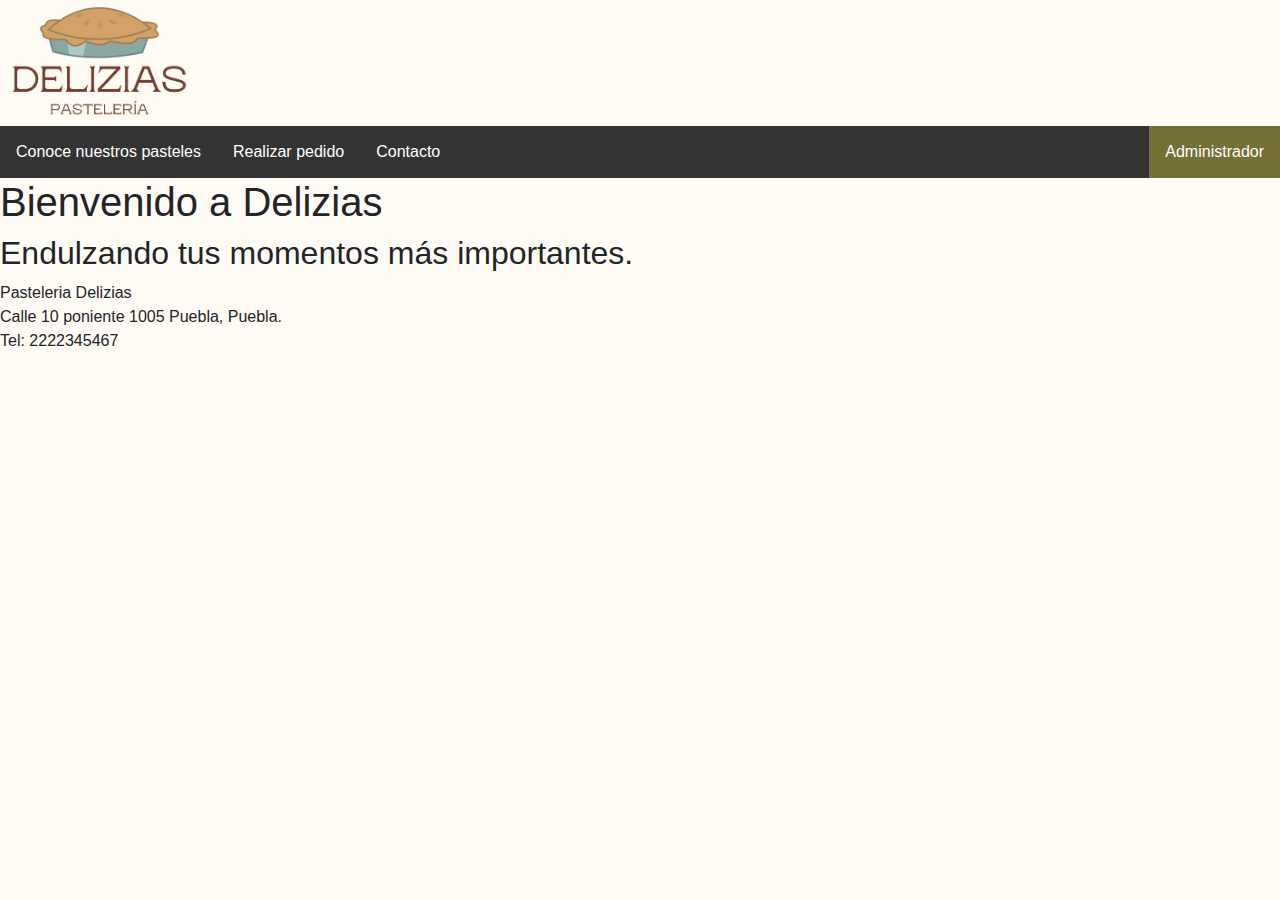
<file: FrontEndMission/02 - HTML/index.html>
<html>
<!-- #fffbf5 -->
<head>
    <meta lang="en" charset="UTF-8">
    <title>Delizias</title>
    <link rel="stylesheet" href="https://cdn.jsdelivr.net/npm/bootstrap@4.3.1/dist/css/bootstrap.min.css" integrity="sha384-ggOyR0iXCbMQv3Xipma34MD+dH/1fQ784/j6cY/iJTQUOhcWr7x9JvoRxT2MZw1T" crossorigin="anonymous">
    <link rel="stylesheet" href="./css/styles.css">
</head>
<body>
<img src="./img/logo.png" alt="logo pasteleria" width="200px">

<ul class="main_menu">
    <li class="h_item"> <a href="./productos.html"> Conoce nuestros pasteles </a> </li>
    <li class="h_item"> <a href="./ordenar_pastel.html"> Realizar pedido </a> </li>
    <li class="h_item"> <a href="#contacto"> Contacto </a> </li>
    
    <li class = "h_item" style="float:right"><a class="active" href="./pastelero.html"> Administrador </a></li>
</ul>

<h1>Bienvenido a Delizias</h1>

<h2>Endulzando tus momentos más importantes.</h2>

<p> Pasteleria Delizias <br> Calle 10 poniente 1005 Puebla, Puebla. <br> Tel: 2222345467 </p>
</body>
</html>
</file>
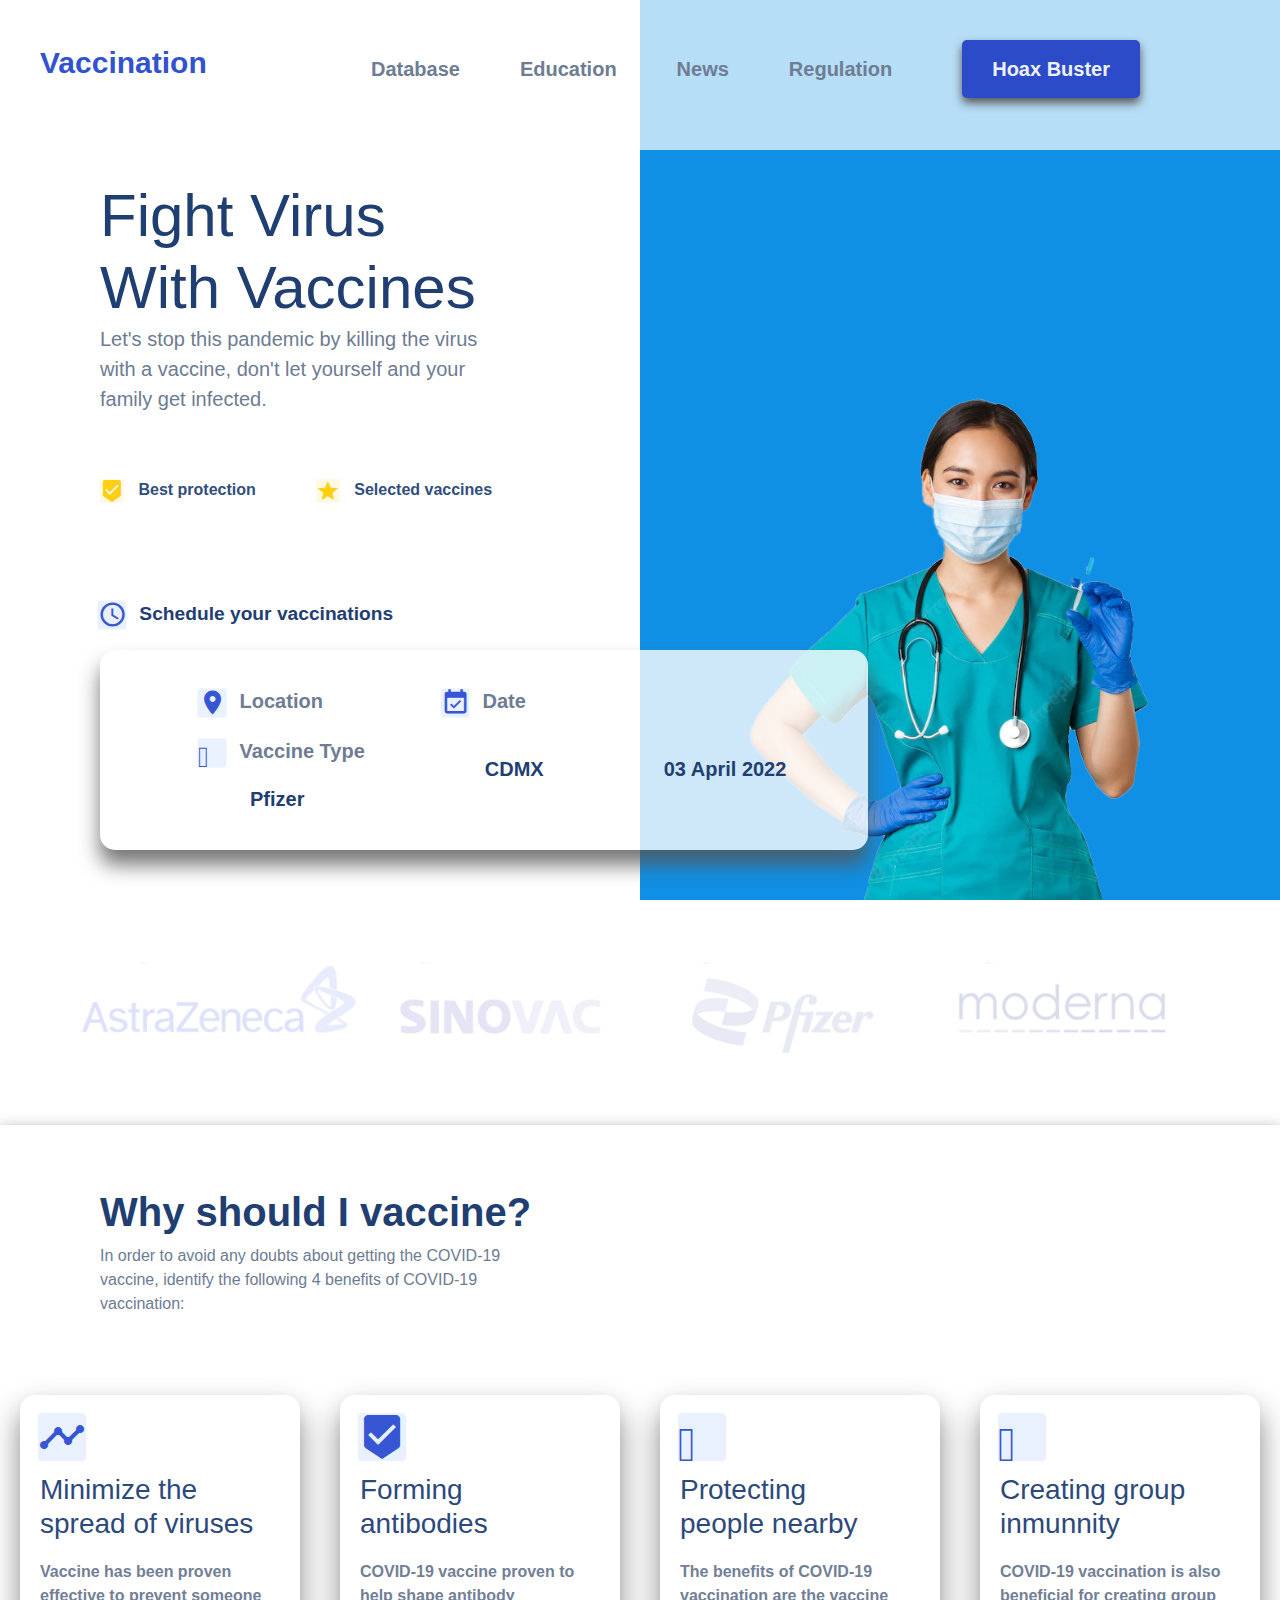
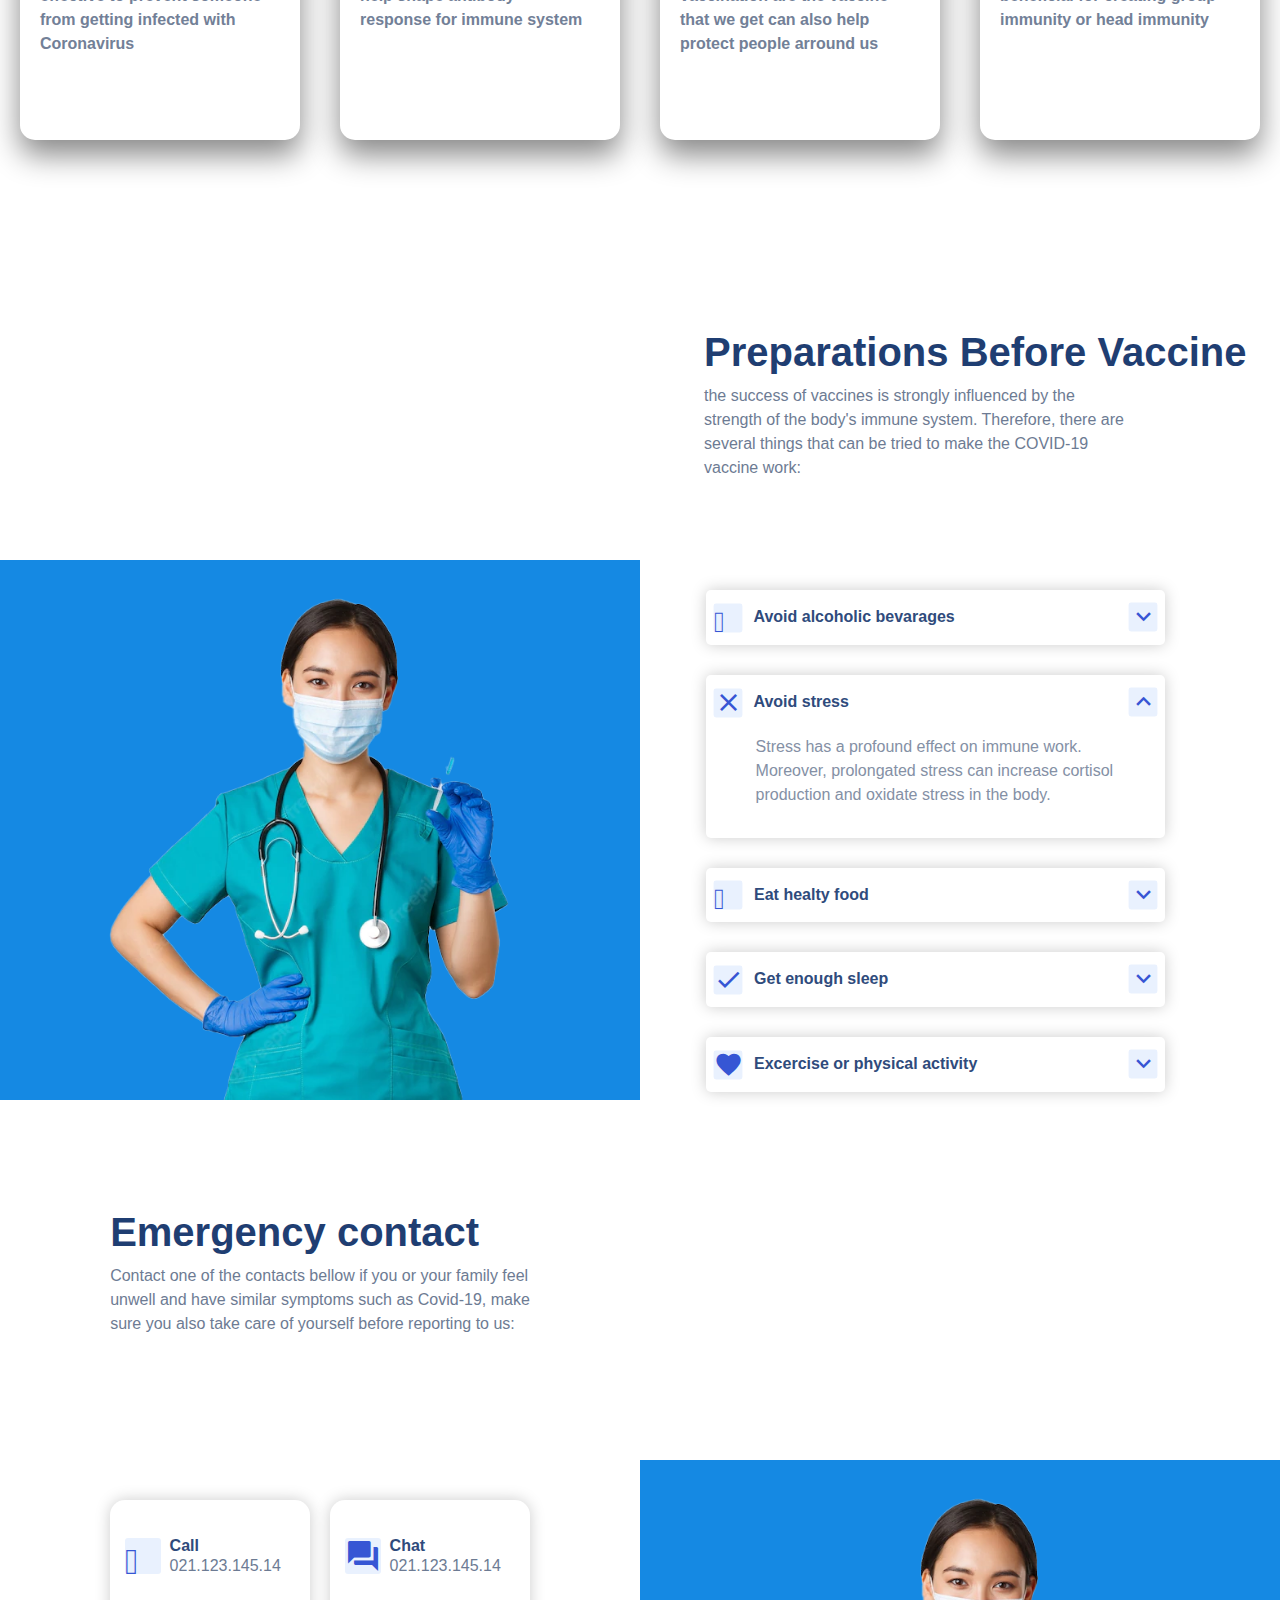
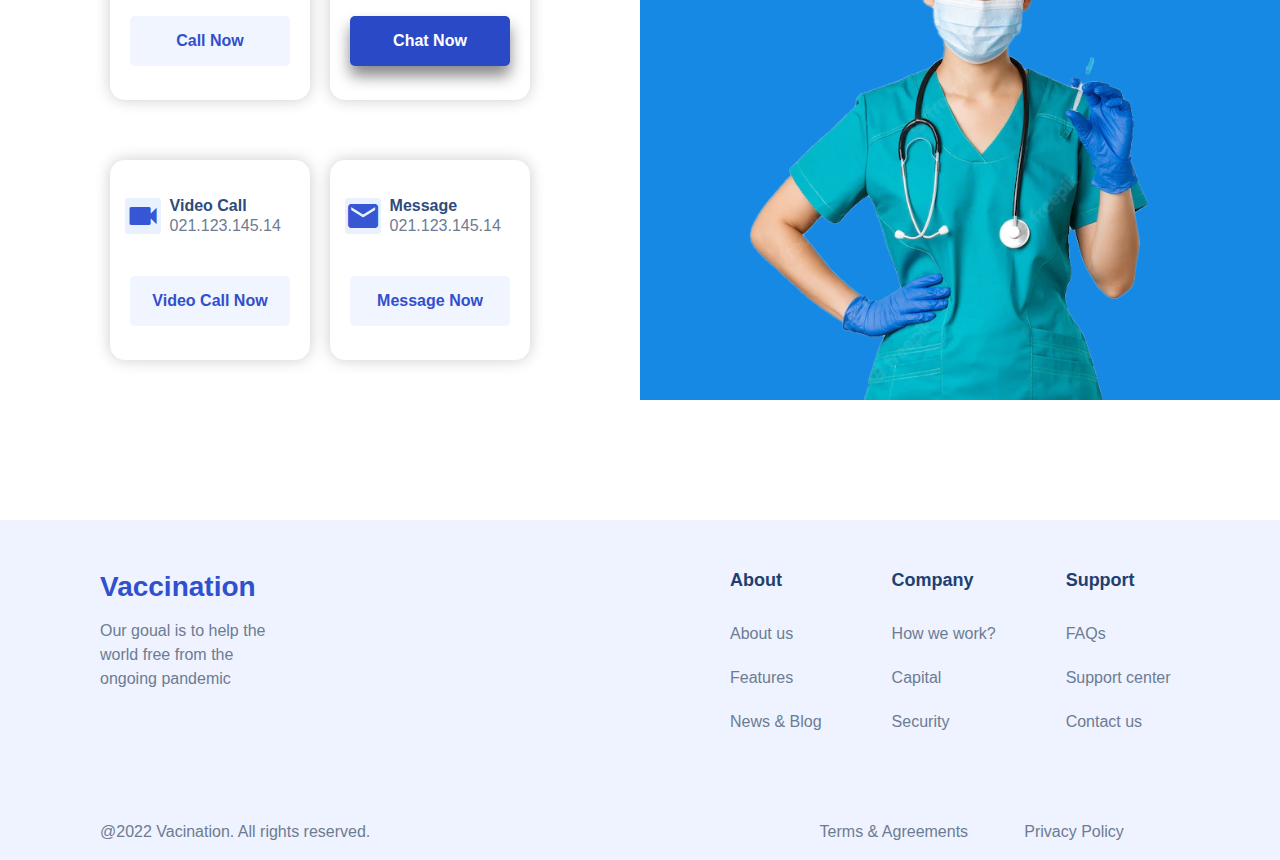
<file: FrontEndMission/03 - CSS/index.html>
<html>
<!-- #fffbf5 -->
<!-- #1090e4 div color -->
<head>
    <meta lang="en" charset="UTF-8">
    <meta name="viewport" content="width=device-width, initial-scale=1.0">
    <title>Vaccination</title>
    <link rel="stylesheet" href="https://cdn.jsdelivr.net/npm/bootstrap@4.3.1/dist/css/bootstrap.min.css" integrity="sha384-ggOyR0iXCbMQv3Xipma34MD+dH/1fQ784/j6cY/iJTQUOhcWr7x9JvoRxT2MZw1T" crossorigin="anonymous">
    <link rel="stylesheet" href="./css/styles.css">
    <link href="https://fonts.googleapis.com/icon?family=Material+Icons" rel="stylesheet">
</head>
<body>

    <div class = "menu_bar">        
    </div>
    <div class="menu_container">
        <ul class="main_menu">            
            <li class = "h_logo_item" > Vaccination </li>  
            
            <li class="h_item blue_button">  Hoax Buster </li>      
            <li class="h_item">  Regulation </li>
            <li class="h_item">  News </li>
            <li class="h_item">  Education </li>
            <li class="h_item">  Database </li>            
        </ul>
    </div>
        
<section class="section1">

    <div class="child1_sec1">
        <h1 class="blue_text"> Fight Virus <br> With Vaccines</h1>
        <p class="gray_text"> Let's stop this pandemic by killing the virus <br> with a vaccine, don't let yourself and your <br> family get infected. </p>

        <br><br>
        <ul>
            <li class="h_item_yellow"> <span class="material-icons yellow-icon">&#xe52d;</span> Best protection </li>
            <li class="h_item_yellow"> <span class="material-icons yellow-icon">&#xe838;</span> Selected vaccines </li>
        </ul>

    </div>

    <div class="child2_sec1">
        <div class="div_img">
            <img src="./img/nurseb.png" alt="nurse">
        </div>
    </div>

    <div class="header_blue_text">
        <span class="material-icons blue-icon">&#xe8b5;</span> Schedule your vaccinations
    </div>
    <div class="vaccine_information">        
    </div>
    <div class="container_vaccine_information">
        <div class="vaccine_fields">
        <ul>
            <li class="h_item_info"> <span class="material-icons blue-icon">&#xe55f;</span> Location</li>
            <li class="h_item_info"> <span class="material-icons blue-icon">&#xe614;</span> Date</li>
            <li class="h_item_info"> <span class="material-icons blue-icon">&#xe574;</span> Vaccine Type</li>                
        </ul>
        </div>
        <br><br><br>
        <div class="vaccine_values">
            <ul style="margin-left: 50px;">
                <li class="h_item_info h_item_values"> CDMX </li>
                <li class="h_item_info h_item_values"> 03 April 2022 </li>
                <li class="h_item_info h_item_values"> Pfizer </li>
            </ul>
        </div>

    </div>

</section>


<section class="section2">
<div class="child1_sec2">
    <div class="img-box-sec2">
        <img src="./img/astra.png" alt="Astra Zeneca">
    </div>
    <div class="img-box-sec2">
        <img src="./img/sinovac.png" alt="Sinovac">
    </div>
    <div class="img-box-sec2">
        <img src="./img/pfizer.png" alt="Pfizer">
    </div>
    <div class="img-box-sec2">
        <img src="./img/moderna.png" alt="Moderna">
    </div>

</div>
<div class="child2_sec2">
    <div class="text_sec2">
        <h1 class = "header_text_sec2"> Why should I vaccine? </h1>
        <p class = "text_sec2_child2"> In order to avoid any doubts about getting the COVID-19 <br> vaccine, identify the following 4 benefits of COVID-19 <br> vaccination: </p>
    </div>
</div>

<div class="child3_sec2">    
    <div class="benefit_box"> 
        <span class = "material-icons blue-icon benefit_icon">&#xe922;</span><br><br> 
        <h3 class = "benefit-box-header"> Minimize the <br> spread of viruses</h3>
        <p class = "benefit-box-text">Vaccine has been proven <br> effective to prevent someone <br> from getting infected with Coronavirus</p>
    </div>
    <div class="benefit_box">  
        <span class="material-icons blue-icon benefit_icon">&#xe52d;</span><br><br> 
        <h3 class = "benefit-box-header"> Forming <br> antibodies</h3>
        <p class = "benefit-box-text">COVID-19 vaccine proven to <br> help shape antibody <br> response for immune system</p>
    </div>
    <div class="benefit_box">  
        <span class="material-icons blue-icon benefit_icon">&#xf233;</span><br><br> 
        <h3 class = "benefit-box-header"> Protecting <br> people nearby </h3>
        <p class = "benefit-box-text"> The benefits of COVID-19 <br> vaccination are the vaccine <br> that we get can also help <br> protect people arround us</p>
    </div>
    <div class="benefit_box">  
        <span class="material-icons blue-icon  benefit_icon">&#xef3e;</span><br><br> 
        <h3 class = "benefit-box-header"> Creating group <br> inmunnity </h3>
        <p class = "benefit-box-text">COVID-19 vaccination is also <br> beneficial for creating group <br> immunity or head immunity </p>
    </div>
</div>
</section>


<section class="section3">
    <div class="sec3_child1">
        <div class="sec3_text">
            <h1 class = "header_text_sec2"> Preparations Before Vaccine </h1>
            <p class = "text_sec2_child2"> the success of vaccines is strongly influenced by the <br> strength of the body's immune system. Therefore, there are <br> several things that can be tried to make the COVID-19 <br> vaccine work: </p>
        </div>
    </div>
    <div class="sec3_child2">
        <div class="sec3_left_container">            
            <div class="sec3_child_left">                
                <img src="./img/nurseb.png" alt="nurse" class="img_left">
            </div>
        </div>    
        <div class="sec3_right_container">
            <div class="sec3_list_div">
                <ul class="sec3_list">
                    <li> <span class="material-icons blue-icon">&#xf012;</span> Avoid alcoholic bevarages      <span class="material-icons blue-icon icon_left">&#xe5cf;</span> </li>
                    <li> <span class="material-icons blue-icon">&#xe5cd;</span> Avoid stress                   <span class="material-icons blue-icon icon_left">&#xe316;</span>  <br> <p class="sec3_text_option"> Stress has a profound effect on immune work. <br> Moreover, prolongated stress can increase cortisol <br> production and oxidate stress in the body. </p> </li>
                    <li> <span class="material-icons blue-icon">&#xe26a;</span> Eat healty food                <span class="material-icons blue-icon icon_left">&#xe5cf;</span></li>
                    <li> <span class="material-icons blue-icon">&#xe876;</span> Get enough sleep               <span class="material-icons blue-icon icon_left">&#xe5cf;</span></li>
                    <li> <span class="material-icons blue-icon">&#xe87d;</span> Excercise or physical activity <span class="material-icons blue-icon icon_left">&#xe5cf;</span></li>                                
                </ul>
            </div>
        </div>
    </div>
</section>

<section class="section4">
    <div class="vertical_child_50">
        <div class="sec4_child_up">
            <div class="sec4_text">
                <h1 class = "header_text_sec2"> Emergency contact </h1>
                <p class = "text_sec2_child2"> Contact one of the contacts bellow if you or your family feel <br> unwell and have similar symptoms such as Covid-19, make <br> sure you also take care of yourself before reporting to us: </p>
            </div>            
        </div>
        <div class="sec4_child_down contact_boxes">
            <div class="contact_box">
                <table>
                    <tr>
                      <th></th>
                      <th></th>
                    </tr>
                    <tr>
                      <td rowspan="2"> <span class="material-icons blue-icon contact_icon">&#xf1aa;</span> </td>
                      <td class="td_head"> Call </td>                      
                    </tr> 
                    <tr>                      
                        <td class="td_text"> 021.123.145.14 </td> 
                    </tr>
                  </table>
                <div class="contact_button"> Call Now </div>
            </div>            
            <div class="contact_box">
                <table>
                    <tr>
                      <th></th>
                      <th></th>
                    </tr>
                    <tr>
                      <td rowspan="2"> <span class="material-icons blue-icon contact_icon">&#xe8af;</span> </td>
                      <td class="td_head"> Chat </td>                      
                    </tr>
                    <tr>                      
                        <td class="td_text"> 021.123.145.14 </td> 
                    </tr>
                  </table>
                <div class="contact_button blue_contact_button"> Chat Now </div>
            </div>

            
            <div class="contact_box">
                <table>
                    <tr>
                      <th></th>
                      <th></th>
                    </tr>
                    <tr>
                      <td rowspan="2"> <span class="material-icons blue-icon contact_icon">&#xe04b;</span> </td>
                      <td class="td_head"> Video Call </td>                      
                    </tr> 
                    <tr>                      
                        <td class="td_text"> 021.123.145.14 </td> 
                    </tr>
                  </table>
                <div class="contact_button"> Video Call Now </div>
            </div>

            
            <div class="contact_box">
                <table>
                    <tr>
                      <th></th>
                      <th></th>
                    </tr>
                    <tr>
                      <td rowspan="2"> <span class="material-icons blue-icon contact_icon">&#xe0be;</span> </td>
                      <td class="td_head"> Message </td> 
                    </tr>
                    <tr>                      
                        <td class="td_text"> 021.123.145.14 </td> 
                    </tr>
                  </table>
                <div class="contact_button"> Message Now </div>
            </div>
            
        </div>
    </div>
    <div class="vertical_child_50">
        <div class="sec4_child_up">
            
        </div>
        <div class="sec4_child_down sec4_blue_child">                
            <div class="sec3_child_left">                
                <img src="./img/nurseb.png" alt="nurse" class="img_left">
            </div>        
        </div>
    </div>

</section>

<div class="footer">
    <div class="footer_child footer_child1">
        <h3 class="vaccine_title"> Vaccination </h3>
        <p class="footer_text"> Our goual is to help the <br> world free from the <br> ongoing pandemic </p>
    </div>

    <div class="footer_child footer_child2">
        <div class="footer_list">
            <ul>
            <h5 class="list_header"> About </h5>
            <li> About us </li>
            <li> Features </li>
            <li> News & Blog </li>
            </ul>
        </div>
        <div class="footer_list">
            <ul>
            <h5 class="list_header"> Company </h5>
            <li> How we work? </li>
            <li> Capital </li>
            <li> Security </li>
            </ul>
        </div>
        <div class="footer_list">
            <ul>
            <h5 class="list_header"> Support </h5>
            <li> FAQs </li>
            <li> Support center </li>
            <li> Contact us  </li>
            </ul>
        </div>
    </div>
</div>
<div class="legal_inf">    
    <div class="rights_reserved">        
     <p class="footer_text">@2022 Vacination. All rights reserved.</p>
    </div>
    <div class="terms">
        <p class="footer_text"> Terms & Agreements </p>
    </div>
    <div class="privacy_pol">        
        <p class="footer_text"> Privacy Policy </p>
    </div>
</div>

</body>
</html>
</file>
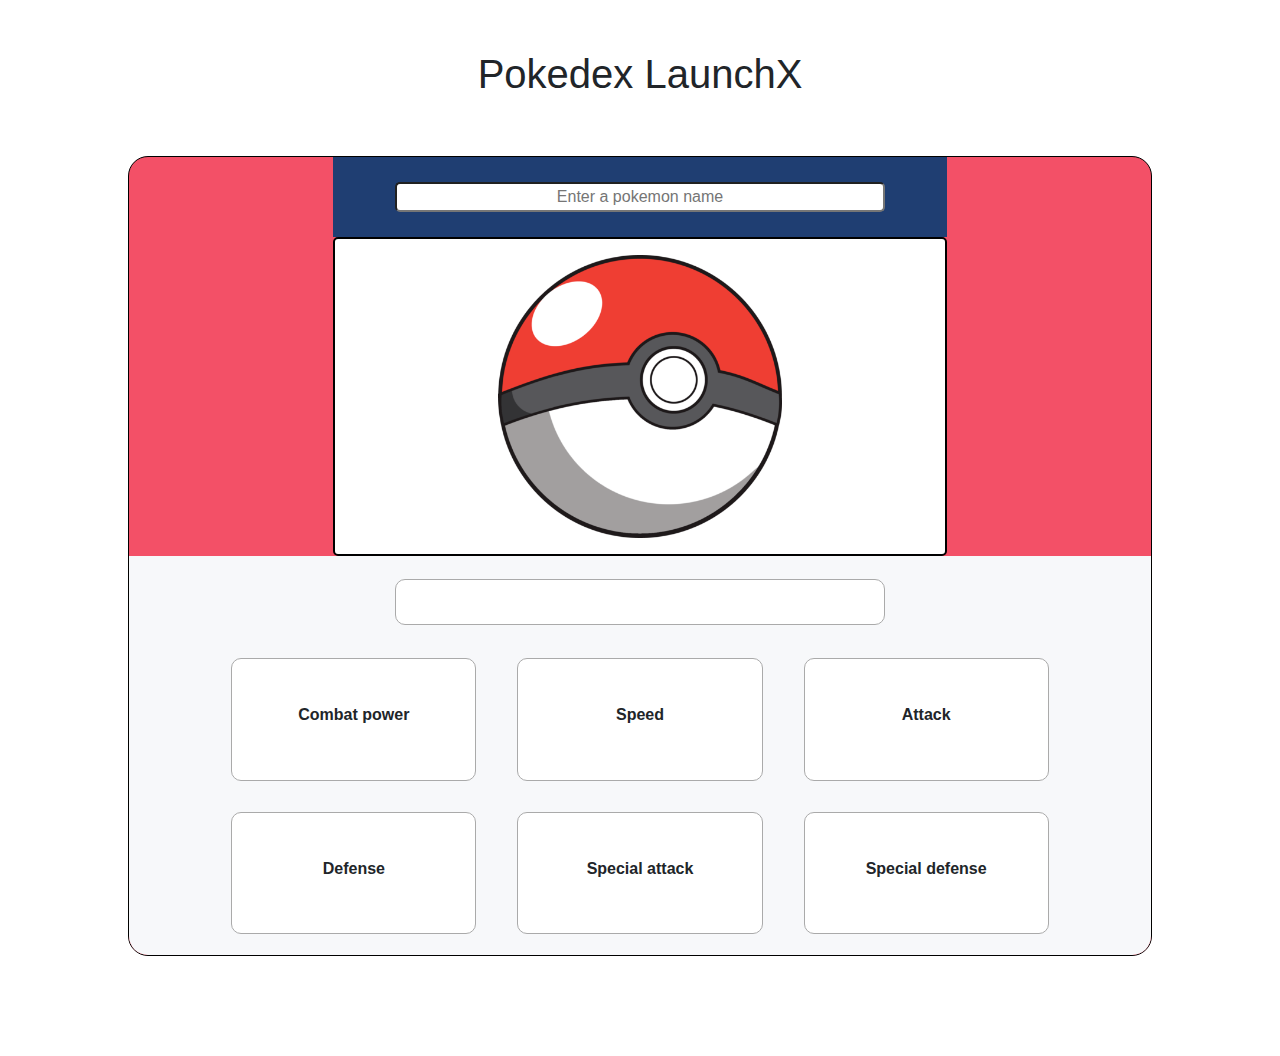
<file: FrontEndMission/04- JavaScript/index.html>
<html>
<head>
    <meta lang="en" charset="UTF-8">
    <meta name="viewport" content="width=device-width, initial-scale=1.0">
    <meta http-equiv="X-UA-Compatible" content="IE=edge">
    <title>Pokedex</title>
    <link rel="stylesheet" href="https://cdn.jsdelivr.net/npm/bootstrap@4.3.1/dist/css/bootstrap.min.css" integrity="sha384-ggOyR0iXCbMQv3Xipma34MD+dH/1fQ784/j6cY/iJTQUOhcWr7x9JvoRxT2MZw1T" crossorigin="anonymous">
    <link rel="stylesheet" href="./css/styles.css">
    <link href="https://fonts.googleapis.com/icon?family=Material+Icons" rel="stylesheet">
    <script src="./js/util.js"></script>
</head>
<body>
    <div class="pokedex_header">  
        <div class="header">            
            <h1>Pokedex LaunchX</h1>
        </div>     
    </div>
    <div class="pokedex_section">
        <div class="pokedex_container">
            <div class="pokedex_display_container">
                <div class="vertical_container">
                    <div class="input_div">
                        <input id="pokemon_name" name="pokemon_name" placeholder="Enter a pokemon name" class="input_name"> <br>
                    </div>
                    <div class="display">                    
                        <img  class="pokemon_img" id="pokemon_img" src="./img/pokeball.png" alt="Pokemon image"> <br>
                    </div>                    
                </div>
            </div>
            <div class="info_container">
                <div class="type_container">                
                    <div class="type_card"><label class="card_header" id="type_card_header"> </label><label class="type_card_value" id="type_value"></label></div> 
                </div>
                <div class="cards_container">                    
                    <div class="info_card"><span class="card_header"> Combat power   </span><label class="card_value" id="cp_value">      </label></div>
                    <div class="info_card"><span class="card_header"> Speed          </span><label class="card_value" id="speed_value">   </label></div>
                    <div class="info_card"><span class="card_header"> Attack         </span><label class="card_value" id="attack_value">  </label></div>
                    <div class="info_card"><span class="card_header"> Defense        </span><label class="card_value" id="defense_value"> </label></div>
                    <div class="info_card"><span class="card_header"> Special attack </span><label class="card_value" id="sattack_value"> </label></div>
                    <div class="info_card"><span class="card_header"> Special defense</span><label class="card_value" id="sdefense_value"></label></div>    
                </div>
            </div>
        </div>
    </div>
</body>
</html>
</file>
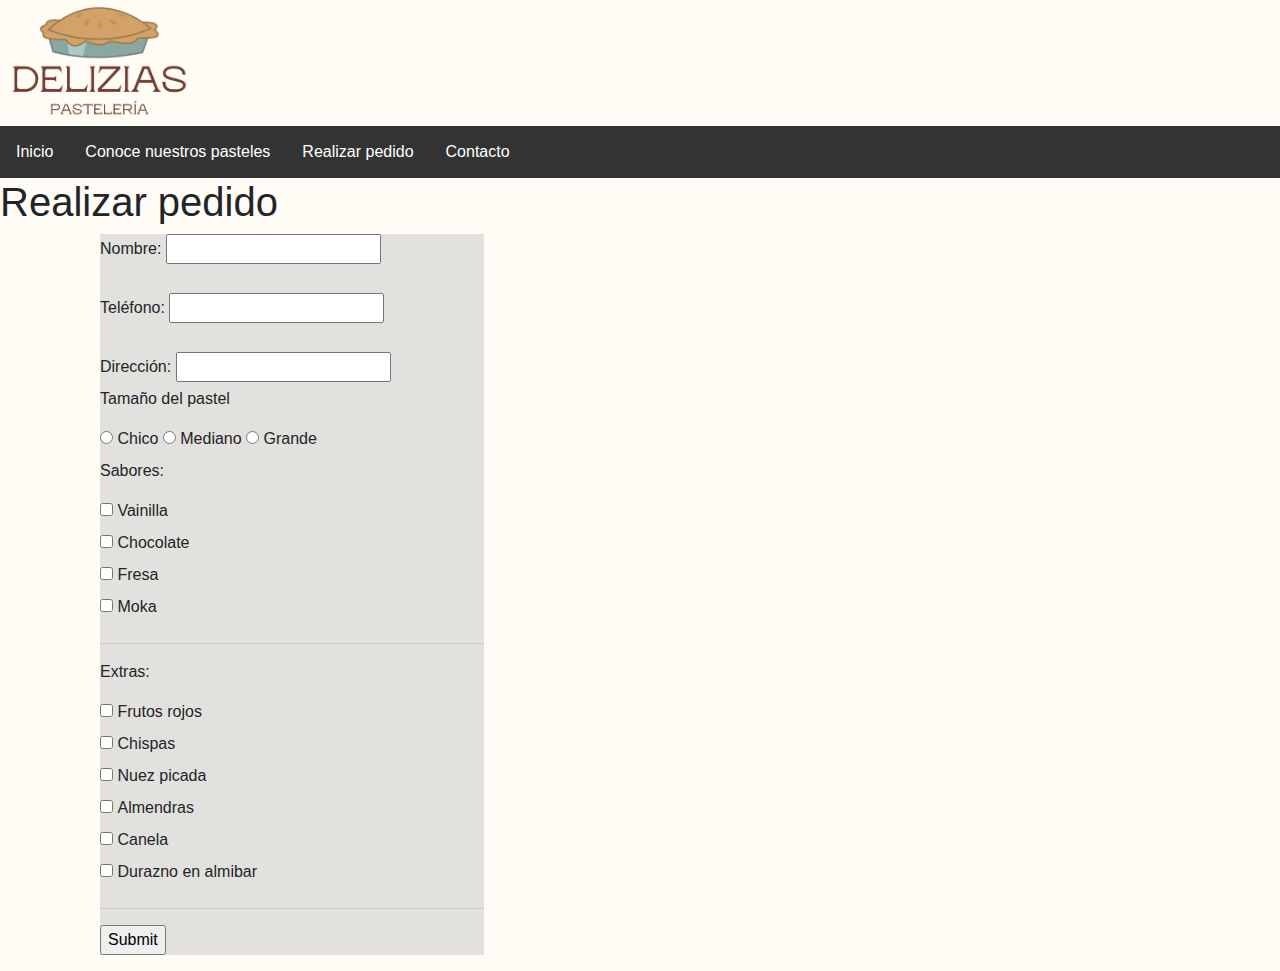
<file: FrontEndMission/02 - HTML/ordenar_pastel.html>
<html>

<head>
    <meta lang="en" charset="UTF-8">
    <title>Delizias</title>
    <link rel="stylesheet" href="https://cdn.jsdelivr.net/npm/bootstrap@4.3.1/dist/css/bootstrap.min.css" integrity="sha384-ggOyR0iXCbMQv3Xipma34MD+dH/1fQ784/j6cY/iJTQUOhcWr7x9JvoRxT2MZw1T" crossorigin="anonymous">
    <link rel="stylesheet" href="./css/styles.css">
</head>
<body>
<img src="./img/logo.png" alt="logo" width="200px">

<ul class="main_menu">
    <li class="h_item"> <a href="./index.html"> Inicio </a> </li>
    <li class="h_item"> <a href="./productos.html"> Conoce nuestros pasteles </a> </li>
    <li class="h_item"> <a href="./ordenar_pastel.html"> Realizar pedido </a> </li>
    <li class="h_item"> <a href="#contacto"> Contacto </a> </li>
</ul>

<h1>Realizar pedido</h1>
<form action="">
    <label for="nombre">Nombre: </label>
    <input type="text" name="nombre" id="nombre"> <br><br>
    <label for="telefono">Teléfono: </label>
    <input type="text" name="telefono" id="telefono"> <br><br>
    <label for="direccion">Dirección: </label>
    <input type="text" name="direccion" id="direccion"> <br>  

    <p>Tamaño del pastel</p>
    <input type="radio" id="chico" name="tamano" value="chico" >
    <label for="chico">Chico</label>
    <input type="radio" id="mediano" name="tamano" value="mediano" >
    <label for="mediano">Mediano</label>
    <input type="radio" id="grande" name="tamano" value="grande" >
    <label for="grande">Grande</label>

    <p>Sabores:</p>
    <input type="checkbox" id="vainilla" name="vainilla" value="vainilla">
    <label for="vainilla">Vainilla</label><br>

    <input type="checkbox" id="chocolate" name="chocolate" value="chocolate">
    <label for="chocolate">Chocolate</label><br>

    <input type="checkbox" id="fresa" name="fresa" value="fresa">
    <label for="fresa">Fresa</label><br>

    <input type="checkbox" id="moka" name="moka" value="moka">
    <label for="moka">Moka</label><br>
    <hr>

    <p>Extras:</p>
    <input type="checkbox" id="frutos_rojos" name="frutos_rojos" value="frutos_rojos">
    <label for="frutos_rojos">Frutos rojos</label><br>

    <input type="checkbox" id="chispas" name="chispas" value="chispas">
    <label for="chispas">Chispas</label><br>

    <input type="checkbox" id="nuez" name="nuez" value="nuez">
    <label for="nuez">Nuez picada</label><br>

    <input type="checkbox" id="almendra" name="almendra" value="almendra">
    <label for="almendra">Almendras</label><br>

    <input type="checkbox" id="canela" name="canela" value="canela">
    <label for="canela">Canela</label><br>

    <input type="checkbox" id="durazno" name="durazno" value="durazno">
    <label for="durazno">Durazno en almibar</label><br>
    <hr>

    <input type="submit">
    
</form>

</body>
</html>
</file>
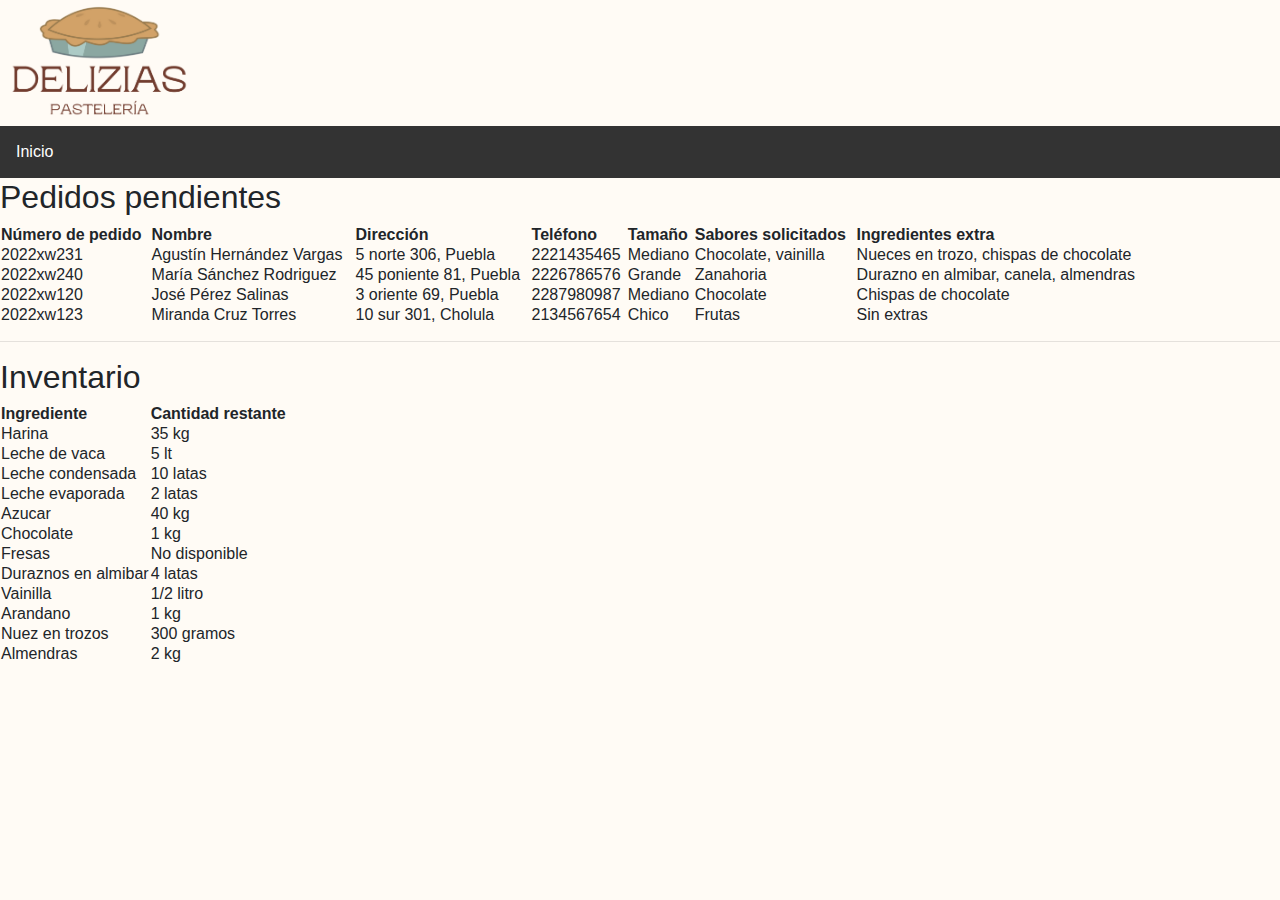
<file: FrontEndMission/02 - HTML/pastelero.html>
<html>

<head>
    <meta lang="en" charset="UTF-8">
    <title>Delizias</title>
    <link rel="stylesheet" href="https://cdn.jsdelivr.net/npm/bootstrap@4.3.1/dist/css/bootstrap.min.css" integrity="sha384-ggOyR0iXCbMQv3Xipma34MD+dH/1fQ784/j6cY/iJTQUOhcWr7x9JvoRxT2MZw1T" crossorigin="anonymous">
    <link rel="stylesheet" href="./css/styles.css">
</head>
<body>
<img src="./img/logo.png" alt="logo pasteleria" width="200px">

<ul class="main_menu">
    <li class="h_item"> <a href="./index.html"> Inicio </a> </li>
</ul>


<h2> Pedidos pendientes </h2>

<table class="request_table">
    <tr>
        <th> Número de pedido </th>
        <th> Nombre </th>
        <th> Dirección </th>
        <th> Teléfono </th>
        <th> Tamaño </th>
        <th> Sabores solicitados </th>
        <th> Ingredientes extra </th>        
    </tr>
    <tr>
        <td> 2022xw231 </td>
        <td> Agustín Hernández Vargas </td>
        <td> 5 norte 306, Puebla </td>
        <td> 2221435465 </td>
        <td> Mediano </td>
        <td> Chocolate, vainilla </td>
        <td> Nueces en trozo, chispas de chocolate</td>
    </tr>
    <tr>
        <td> 2022xw240 </td>
        <td> María Sánchez Rodriguez </td>
        <td> 45 poniente 81, Puebla </td>
        <td> 2226786576 </td>
        <td> Grande </td>
        <td> Zanahoria </td>
        <td> Durazno en almibar, canela, almendras</td>
    </tr>    
    <tr>
        <td> 2022xw120 </td>
        <td> José Pérez Salinas </td>
        <td> 3 oriente 69, Puebla </td>
        <td> 2287980987 </td>
        <td> Mediano </td>
        <td> Chocolate </td>
        <td> Chispas de chocolate </td>
    </tr>
    <tr>
        <td> 2022xw123 </td>
        <td> Miranda Cruz Torres </td>
        <td> 10 sur 301, Cholula </td>
        <td> 2134567654 </td>
        <td> Chico </td>
        <td> Frutas </td>
        <td> Sin extras </td>
    </tr>
  </table>
<hr>
<h2> Inventario </h2>
<table>
    <tr>
        <th> Ingrediente </th>
        <th> Cantidad restante </th>
    </tr>
    <tr>
        <td> Harina </td>
        <td> 35 kg </td>
    </tr>
    <tr>
        <td> Leche de vaca </td>
        <td> 5 lt</td>
    </tr>
    <tr>
        <td> Leche condensada </td>
        <td> 10 latas </td>
    </tr>
    <tr>
        <td> Leche evaporada </td>
        <td> 2 latas</td>
    </tr>
    <tr>
        <td> Azucar </td>
        <td> 40 kg </td>
    </tr>
    <tr>
        <td> Chocolate </td>
        <td> 1 kg </td>
    </tr>
    <tr>
        <td> Fresas </td>
        <td> No disponible </td>
    </tr>
    <tr>
        <td> Duraznos en almibar  </td>
        <td> 4 latas </td>
    </tr>
    <tr>
        <td> Vainilla </td>
        <td>  1/2 litro </td>
    </tr>
    <tr>
        <td> Arandano </td>
        <td> 1 kg  </td>
    </tr>
    <tr>
        <td> Nuez en trozos </td>
        <td>  300 gramos </td>
    </tr>
    <tr>
        <td> Almendras </td>
        <td> 2 kg  </td>
    </tr>
  </table>





</body>
</html>
</file>
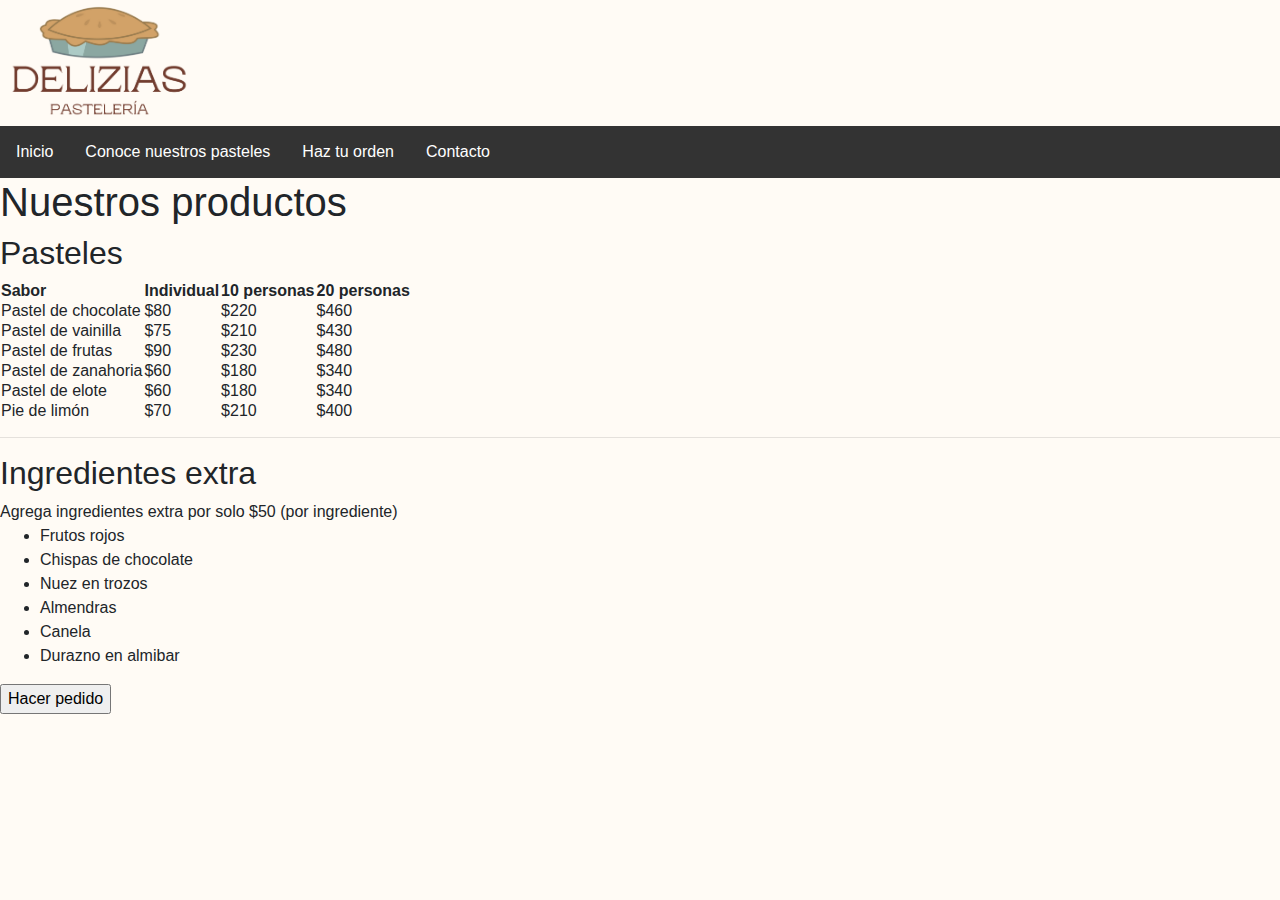
<file: FrontEndMission/02 - HTML/productos.html>
<html>

<head>
    <meta lang="en" charset="UTF-8">
    <title>Delizias</title>
    <link rel="stylesheet" href="https://cdn.jsdelivr.net/npm/bootstrap@4.3.1/dist/css/bootstrap.min.css" integrity="sha384-ggOyR0iXCbMQv3Xipma34MD+dH/1fQ784/j6cY/iJTQUOhcWr7x9JvoRxT2MZw1T" crossorigin="anonymous">
    <link rel="stylesheet" href="./css/styles.css">
</head>
<body>
<img src="./img/logo.png" alt="logo pasteleria" width="200px">

<ul class="main_menu">
    <li class="h_item"> <a href="./index.html"> Inicio </a> </li>
    <li class="h_item"> <a href="./productos.html"> Conoce nuestros pasteles </a> </li>
    <li class="h_item"> <a href="./ordenar_pastel.html"> Haz tu orden </a> </li>
    <li class="h_item"> <a href="#contacto"> Contacto </a> </li>
</ul>

<h1> Nuestros productos </h1>

<h2> Pasteles </h2>
<table>
    <tr>
        <th> Sabor </th>
        <th> Individual </th>
        <th> 10 personas </th>
        <th> 20 personas </th>
    </tr>
    <tr>
        <td> Pastel de chocolate </td>
        <td> $80 </td>
        <td> $220 </td>
        <td> $460 </td>
    </tr>
    <tr>
        <td> Pastel de vainilla </td>
        <td> $75 </td>
        <td> $210 </td>
        <td> $430 </td>
    </tr>
    <tr>
        <td> Pastel de frutas </td>
        <td> $90 </td>
        <td> $230 </td>
        <td> $480 </td>
    </tr>
    <tr>
        <td> Pastel de zanahoria</td>
        <td> $60 </td>
        <td> $180 </td>
        <td> $340 </td>
    </tr>
    <tr>
        <td> Pastel de elote </td>
        <td> $60 </td>
        <td> $180 </td>
        <td> $340 </td>
    </tr>
    <tr>
        <td> Pie de limón </td>
        <td> $70 </td>
        <td> $210 </td>
        <td> $400 </td>
    </tr>
  </table>

<hr>
  <h2> Ingredientes extra </h2>
  Agrega ingredientes extra por solo $50 (por ingrediente)
  <ul>
    <li> Frutos rojos </li>
    <li> Chispas de chocolate </li>
    <li> Nuez en trozos </li>
    <li> Almendras </li>
    <li> Canela </li>
    <li> Durazno en almibar </li>
  </ul>



<a href="./ordenar_pastel.html">
<input type="button" value="Hacer pedido">
</a>



</body>
</html>
</file>
<file: FrontEndMission/02 - HTML/css/styles.css>
body{
    background-color: #fffbf5;
}
form{
    background-color: rgb(200, 200, 200, 0.5);
    margin-left: 100px;    
    width: 30%;
}
.main_menu {
    list-style-type: none;
    margin: 0;
    padding: 0;
    overflow: hidden;
    background-color: #333;
}  
.h_item{
    float: left;
}  
.h_item a{
    display: block;
    color: white;
    text-align: center;
    padding: 14px 16px;
    text-decoration: none;
} 
.h_item a:hover:not(.active) {
    background-color: #111;
}
.active {
    background-color: #757036;
}
.request_table{
    width: 90%;
}
</file>
<file: FrontEndMission/03 - CSS/css/styles.css>
body{
    
}

.main_menu {
    list-style-type: none;
    margin: 0;
    padding: 40px;
    overflow: hidden;
    font-size: 20;
    float: top;
}  

.menu_bar{
    position: absolute;
    top: 0;
    left: 0;    
    background-color: #fff;
    opacity: 0.7;
    filter: blur(1);
    width: 100%;
    height: 150px;
}
.menu_container{
    position: absolute;
    width: 100%
}
.h_item{
    float: right;
    display: block;
    color: #6e7c94;
    text-align: center;
    padding: 14px 30px;
    text-decoration: none;
    font-weight:600;
}
.h_item_yellow{
    margin-left: 60px;
    float: left;
    display: block;
    color: #324e7e;
    text-align: center;
    text-decoration: none;
    font-weight:600;
}
.h_item_info{
    float: left;
    display: block;
    color: #6e7c94;
    padding: auto;
    text-decoration: none;
    font-weight:600;
    padding: 20 60 0;
    font-size: 20;
}
.yellow-icon{
    color: #ffd012;
    background-color: #fff9e4;
    border-radius: 2px;
    transform:scale(1);
    vertical-align: middle;
    margin: 0 10 0 0;
}
.blue-icon{
    color: #3656d4;
    background-color: #e9f1fe;
    border-radius: 2px;
    transform:scale(1.2);
    vertical-align: middle;
    margin-right:10;    
}
.h_item a:hover:not(.active) {
    background-color: #111;
}
.h_logo_item{
    float:left;
    color: #3252d0;
    font-size: 30;
    font-weight: bold;
}
.blue_button{
    background-color: #2b4bc9;
    border-radius: 5px;
    margin-left: 40px;
    margin-right: 100px;
    color: #eff1f8;
    box-shadow: 0px 5px 10px #555;
}
.active {
    background-color: #757036;
}
.request_table{
    width: 90%;
}
section{
    height: 900px;
}
.child1_sec1{
    width: 50%;    
    height: 100%;
    background-color: #fff;
    float: left;

}
.child2_sec1{
    width: 50%;
    height: 100%;
    background-color: #1090e4;
    float: right;
}

.child_blue{
    background-color: #1090e4;
}
.blue_text{
    font-size: 60;
    color: #1f3e72;
    margin: 180 0 0 100;
}
.gray_text{
    font-size: 20;
    color: #6d7b93;
    margin-left: 100px;

}
.div_img{
    position: relative;
    height: 100%;
    width: 100%;
    display: flex;
    justify-content: center;
}
.div_img img{
    width: 70%;
    position: absolute;
    bottom: 0;
}
.vaccine_information{
    position: absolute;
    border-color: #000;
    border-radius: 15px;
    background-color: #fff;
    margin: 650 0 0 100;
    width: 60%;
    opacity: 0.8;
    height: 200px;
    box-shadow: 0px 15px 20px #555;
}
.container_vaccine_information{
    position: absolute;
    margin: 650 0 0 100;
    width: 60%;
    height: 200px;
}
.vaccine_fields{
    width: 100%;
}
.vaccine_values{
    position: relative;
}
.h_item_values{
    padding-top: 0;
    color: #1f3e72;
}
.header_blue_text{
    position: absolute;
    margin: 600 0 0 100;
    font-size: larger;
    font-weight: bold;
    color: #1f3e72;
}
/* Section 2*/

.child1_sec2{
    width: 100%;
    height: 25%;
    background-color: #fff;
    display: flex;
    justify-content: center;
    align-items: center;    
}
.child2_sec2{
    display: flex;
    width: 100%;
    height: 30%;
    background-color: #fff;
    align-items: center;
    box-shadow: 0px 5px 15px #888;
}
.child3_sec2{
    width: 100%;
    height: 45%;
    background-color: #fff;
    display: flex;
    justify-content: center;
}
.text_sec2{     
    margin-left: 100px;
}
.header_text_sec2{
    font-weight: bold;
    color: #1f3e72;
}
.text_sec2_child2{
    color: #6d7b93;    
    display: flex;
}
.benefit_box{
    background-color: #fff;
    margin: 0 20 60 20;
    width: 300;
    box-shadow: 0px 15px 30px #888;      
    border-radius: 15px; 
}
.benefit_icon{    
    transform:scale(2);
    margin: 30 0 0 30;
}
.benefit-box-header{
    margin: 0 0 0 20;
    color: #2c497c;
}
.benefit-box-text{    
    margin: 20 0 0 20;
    font-weight: 600;
    color: #728097;
}
.img-box-sec2{
    width: 22%;
}
.img-box-sec2 img{
    max-width: 100%;
}
.sec3_child1{
    width: 100%;
    height: 40%;   
    display: flex;
    align-items: flex-end;
}
.sec3_child2{
    display: flex;
    justify-content: left;
    width: 100%;
    height: 60%;
}
.sec3_left_container{
    display: flex;
    width: 50%;
    height: 100%;
    justify-content: center;
    align-items: flex-end;
    position: relative;
}
.sec3_child_left{   
    display: flex;
    position: relative;
    width: 100%;
    height: 100%; 
    background-color: #1589e3;   
    justify-content: center;
}
.img_left{
    width: 70%;
    position: absolute;
    bottom: 0;    
}
.sec3_text{
    margin-left: 55%;
    margin-bottom: 5%;
}
.sec3_right_container{
    width: 50%;
    height: 100%;
    padding-left: 2%;
}
.sec3_list li{
    list-style-type: none;
    width: 80%;
    padding: 15 0 15 10;
    margin: 30 0 30 0 ;
    color: #2f4b7c;
    font-weight: bold;
    box-shadow: 0px 0px 15px #ccc;
    border-radius: 5px;
}
.icon_left{
    float: right;
}
.sec3_text_option{
    color: #8490a5;
    padding: 20 0 0 40;
    font-weight: normal;

}
.section4{
    display: flex;
}
.vertical_child_50{
    display: flex;
    flex-direction: column;
    width: 50%;
    height: 100%;
}
.sec4_child_up{
    height: 40%;
    width: 100%;
    display: flex;
    justify-content: center;
    align-items: center;
}
.sec4_child_down{
    height: 60%;
    width: 100%;
    display: flex;
    flex-wrap: wrap;
    justify-content:space-evenly;
    align-items:center;
}
.contact_boxes{
    padding: 10 100 10 100;
}
.sec4_blue_child{
    background-color:#1589e3; 
    display: flex;  
    justify-content: center;
    align-items: flex-end;
}
.contact_box{
    height: 200px;
    width: 200px;
    margin: 10 10 10 10;
    border-radius: 15px;
    display: flex;
    flex-direction: column;
    justify-content: center;
    align-items: center;
    box-shadow: 0px 0px 15px #ccc;
}
.contact_box table{
    width: 80%;
}
.contact_button{
    margin-top: 20%;
    display: flex;
    width: 80%;
    height: 25%;
    background-color: #f1f5ff;
    color: #3050ce;
    justify-content: center;
    align-items: center;
    border-radius: 5px;
    font-weight: bold;      
}
.td_head{
    font-weight: bold;
    color: #2f4b7c;
}
.td_text{
    color: #6d7b93;
}
.contact_icon{
    transform:scale(1.5);
}
.blue_contact_button{
    color: #fff;
    background-color:#2949c7;
    box-shadow: 0px 10px 15px #888;
}
.footer{
    width: 100%;
    height: 300px;
    margin-top: 120px;
    background-color: #eef3ff;
    display: flex;
}
.footer_child{
    width: 50%;
}
.footer_child1{
    margin: 50 0 0 100;
}
.footer_child2{
    margin: 50 0 0 0;
    display: flex;
}
.vaccine_title{
    color: #3050ce;
    font-weight: bold;
    margin-bottom: 15px;
}
.footer_text{
    color: #6d7b93;
    font-weight: 500;

}
.footer_list{
    padding-right: 30; 
}
.footer_list li{
    list-style-type: none;
    color: #6d7b93;
    font-weight: 500;    
    padding: 0 0 20 0;
}
.list_header{
    font-size: large;
    font-weight: bold;
    color: #1f3e72;  
    margin-bottom: 30;  
}
.legal_inf{
    background-color: #eef3ff;
    width: 100%;
    display: flex;
    flex-direction: row;
}
.rights_reserved{
    float: left;
}
.rights_reserved{
    padding-left: 100px;
    flex-grow: 1.5;
}
.privacy_pol{
    flex-grow: 0.5;
    text-align: center;
    padding-right: 100px;

}
.terms{
    flex-grow: 0.5;
    text-align: right;
}
</file>
<file: FrontEndMission/04- JavaScript/css/styles.css>
.pokemon_img{
    height: 90%;
    
    
    margin: 20 20 20 20;
}
.pokedex_section{
    width: 100%;
    display: flex;
    justify-content: center;
    align-items: center;
}
.pokedex_container{
    width: 80%;
    height: 800px;
    border: 1px solid black;
    border-radius: 20px;
    background-color: #f35067;
    margin-bottom: 100px;

}
.pokedex_display_container{
    width: 100%;
    height: 50%;
}
.info_container{    
    width: 100%;
    height: 50%;
    display: flex;
    justify-content: center;
    flex-direction: column;
    align-items: center;
    background-color: #f7f8fa;
    border-radius: 0 0 19px 19px;
}
.type_container{
    height: 30%;
    width: 60%;
    display: flex;
    justify-content: center;
    align-items: center;
}
.cards_container{
    width:80%;
    height: 100%;    
    display: flex;
    flex-wrap: wrap;
    justify-content: space-between;
}
.vertical_container{
    display: flex;
    flex-direction: column;
    width: 100%;
    height: 100%;
    align-items: center;
}
.display{
    width: 60%;
    height: 80%;
    background-color: white;
    border: 2px solid black;
    border-radius: 5px;
    display: flex;
    align-items: center;
    justify-content: center;
}
.input_div{
    width: 60%;
    height: 20%;
    background-color: #1f3e72;
    display: flex;
    justify-content: center;
    align-items: center;
}
.input_name{
    border-radius: 5px;
    text-align: center;
    width: 80%;
}
.info_card{
    width: 30%;
    height: 40%;
    background-color: #fff;    
    border-radius: 10px; 
    border: 1px solid #aaa;
    margin: 10 0 0 0;
    display: flex;
    flex-direction: column;
    align-items:center;
    justify-content: center;  
}
.type_card{
    height: 50%;
    width: 80%;
    background-color: #fff;    
    border-radius: 10px; 
    border: 1px solid #aaa;
    display: flex;
    align-items:center;
    justify-content: center;  
}
.card_header{
    font-weight: bold;
}
.card_value{
    vertical-align: center;
    font-size: larger;
}
.type_card_value{
    padding-left: 20px;
}
.pokedex_header{
    display: flex;
    justify-content: center;
    padding: 50 0 50 0;
}
.body{
    background-color: #f7f8fa;
}
</file>
